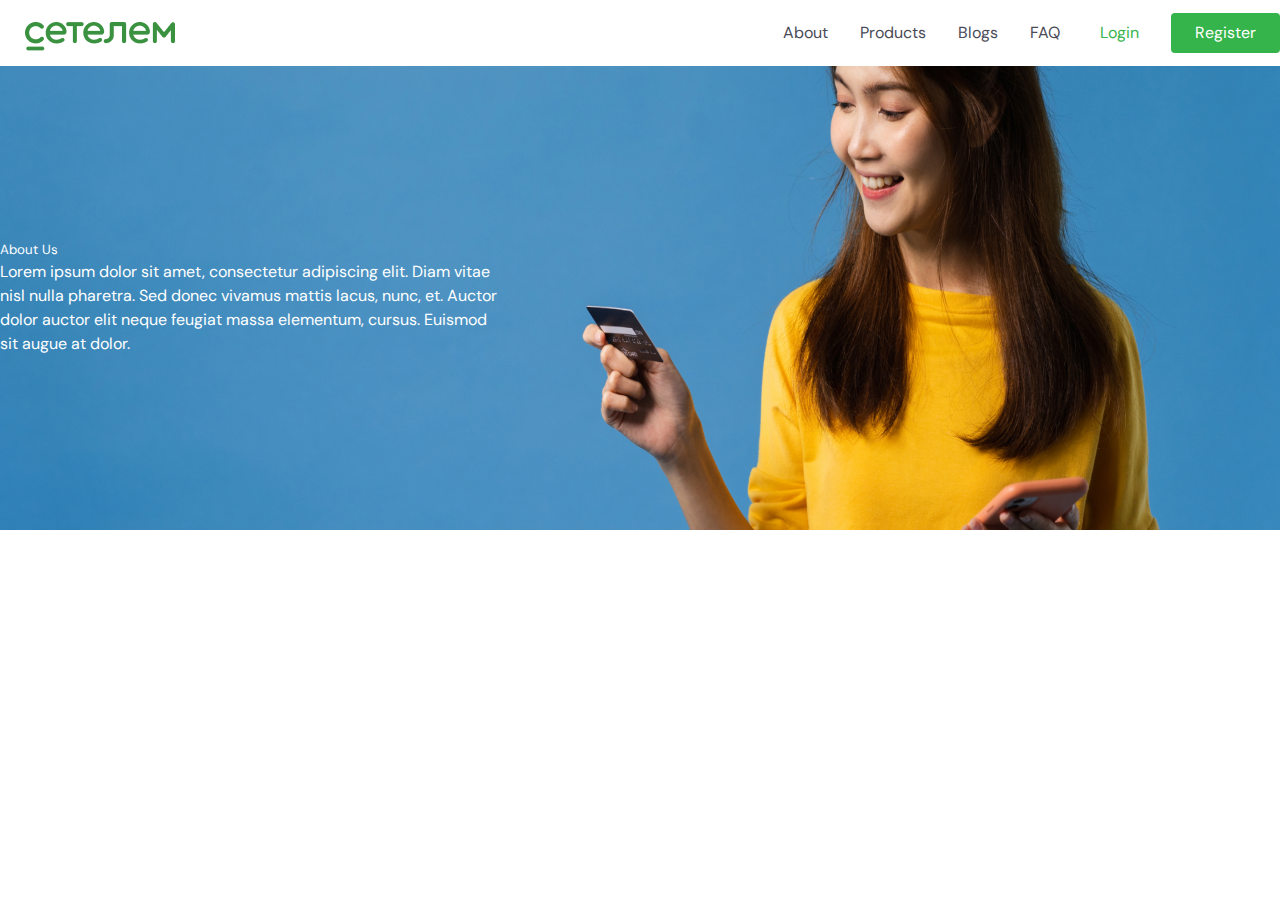
<file: index.html>
<!DOCTYPE html>
<html lang="en">
<head>
    <meta charset="UTF-8">
    <meta name="viewport" content="width=device-width, initial-scale=1.0">
    <title>Corporate Website</title>
    <link
      href="https://fonts.googleapis.com/css2?family=DM+Sans:opsz,wght@9..40,400;9..40,500;9..40,600;9..40,700&display=swap"
      rel="stylesheet"
    />
    <link rel="stylesheet" href="./css/index.css">
</head>
<body>
    <header class="header">
        <div class="container header-container">
            <img src="./assets/image/logo.png" alt="logo">
            <nav class="navbar">
                <ul class="list">
                    <li>   
                        <a href="#">About</a>
                    </li>
                    <li>
                        <a href="#">Products</a>
                    </li>
                    <li>
                        <a href="#">Blogs</a>
                    </li>
                    <li>
                        <a href="#">FAQ</a>
                    </li>
                </ul>
                <div class="navbar-btn">
                    <button class="btn btn-ghost">Login</button>
                    <button class="btn btn-primary">Register</button>
                </div>
            </nav>
        </div>
    </header>
    <main>
        <section class="hero-section">
            <div class="container hero-container">
                <div class="hero-content">
                <h5>About Us</h5>
                <p>Lorem ipsum dolor sit amet, consectetur adipiscing elit. Diam vitae nisl nulla pharetra. Sed donec vivamus mattis lacus, nunc, et. Auctor dolor auctor elit neque feugiat massa elementum, cursus. Euismod sit augue at dolor.
                </p>
            </div>
        </div>
            <img src="./assets/image/hero.jpg" alt="hero" class="hero-img">
        </section>
    </main>


    <!-- <script src="./js/index.js"></script> -->
    <script src="./js/exercise2.js"></script>
</body>
</html>
</file>
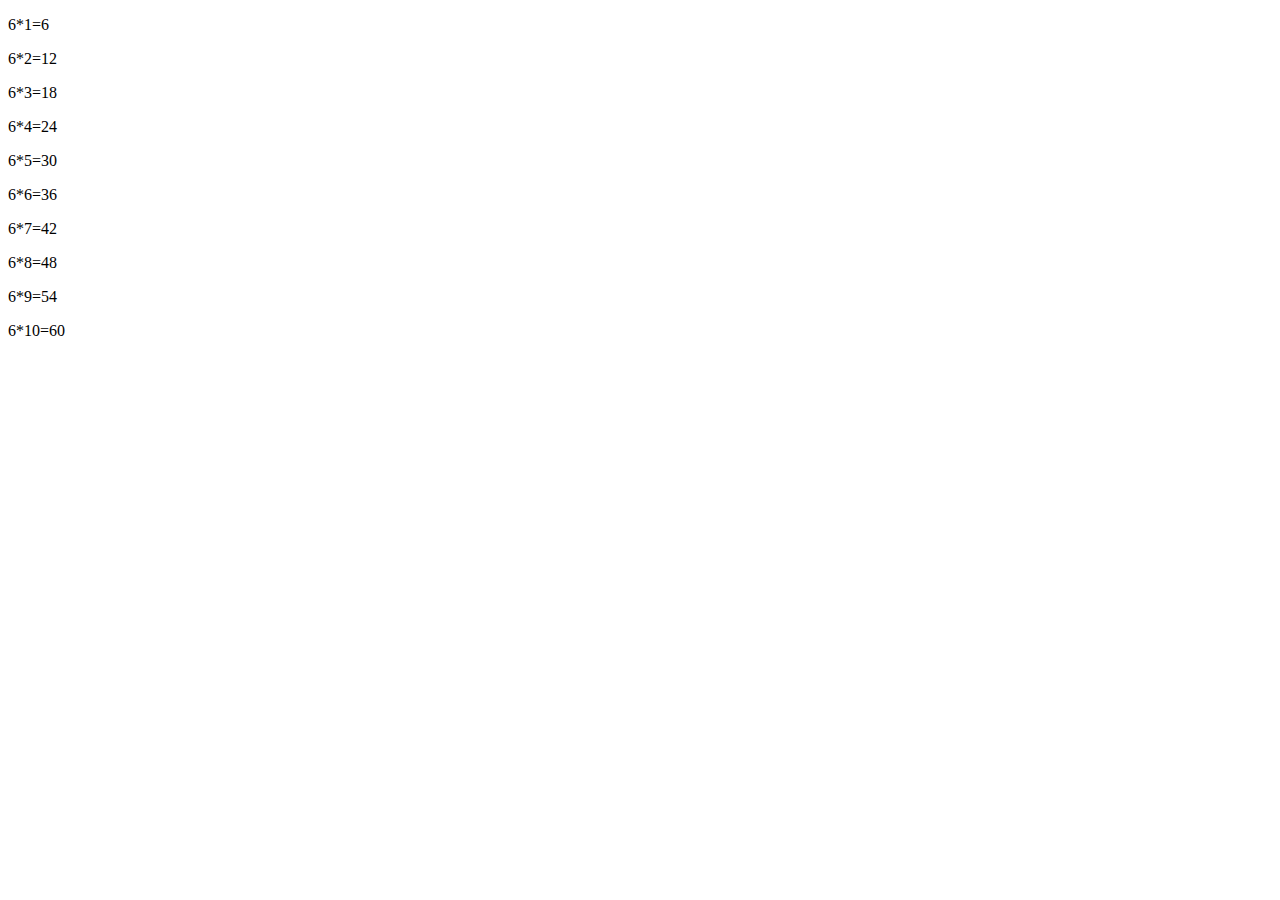
<file: document.html>
<!DOCTYPE html>
<html lang="en">
<head>
    <meta charset="UTF-8">
    <meta name="viewport" content="width=device-width, initial-scale=1.0">
    <title>Document</title>
</head>
<body>
    <div id="root"></div>
    <script src="./js/loops.js"></script>
</body>
</html>
</file>
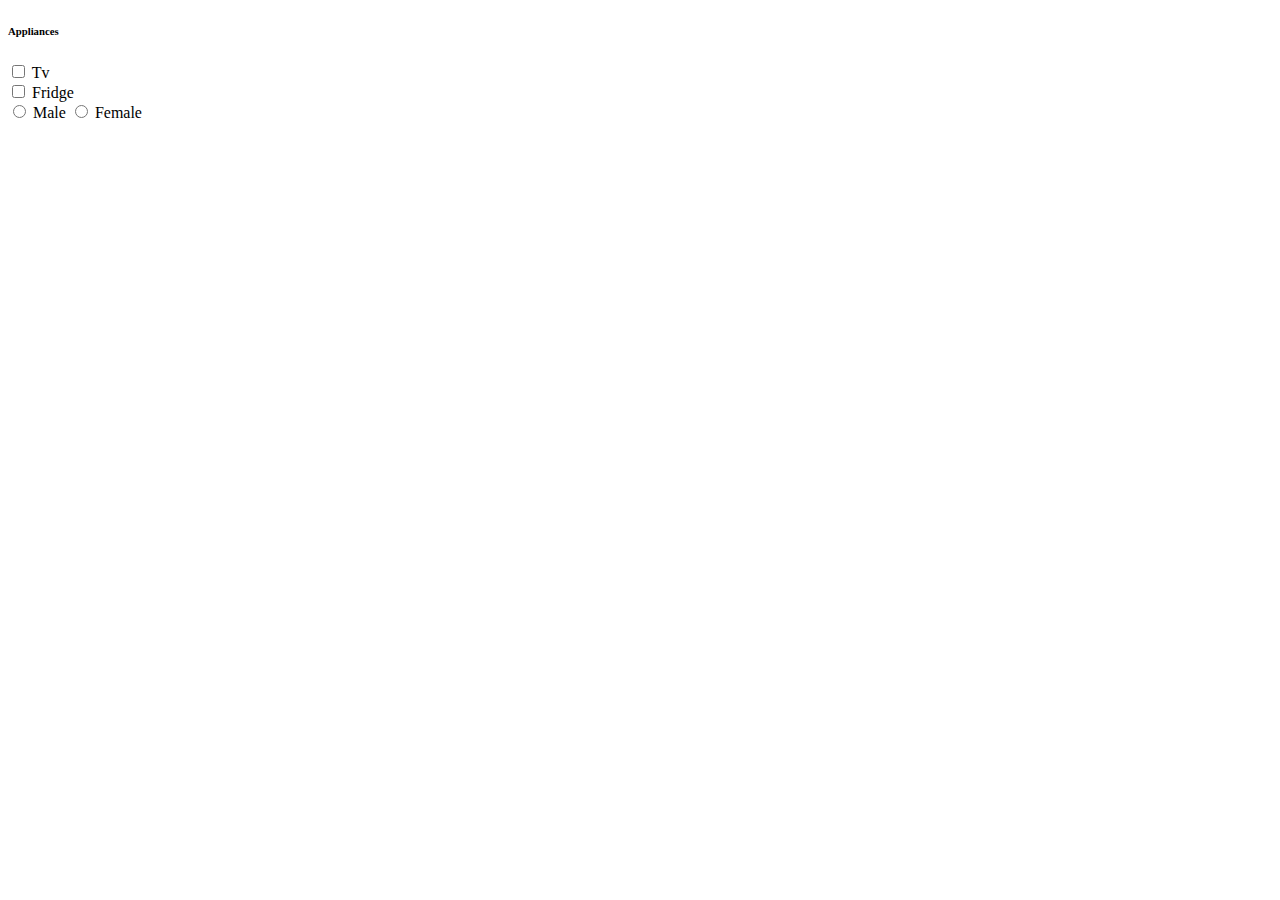
<file: form.html>
<!DOCTYPE html>
<html lang="en">
<head>
    <meta charset="UTF-8">
    <meta name="viewport" content="width=device-width, initial-scale=1.0">
    <title>Document</title>
</head>
<body>
    <form action="">
        <h6>Appliances</h6>
        <div>
            <input type="checkbox" name = "appliances" id="tv" value="tv">
            <label for="tv">Tv</label>
        </div>
        <div>
            <input type="checkbox" name = "appliances" id="fridge" value="fridge">
            <label for="tv">Fridge</label>
        </div>
        <div>
            <input type="radio" name="gender" id="male" value="male">
            <label for="male">Male</label>
            <input type="radio" name="gender" id="female" value="female">
            <label for="female">Female</label>
            
        </div>



    </form>
    <script>
        let appliances = document.getElementsByName('appliances')
        console.log('appliances')
        let gender = document.getElementsByName('gender')
        console.log('gender')
    </script>
</body>
</html>
</file>
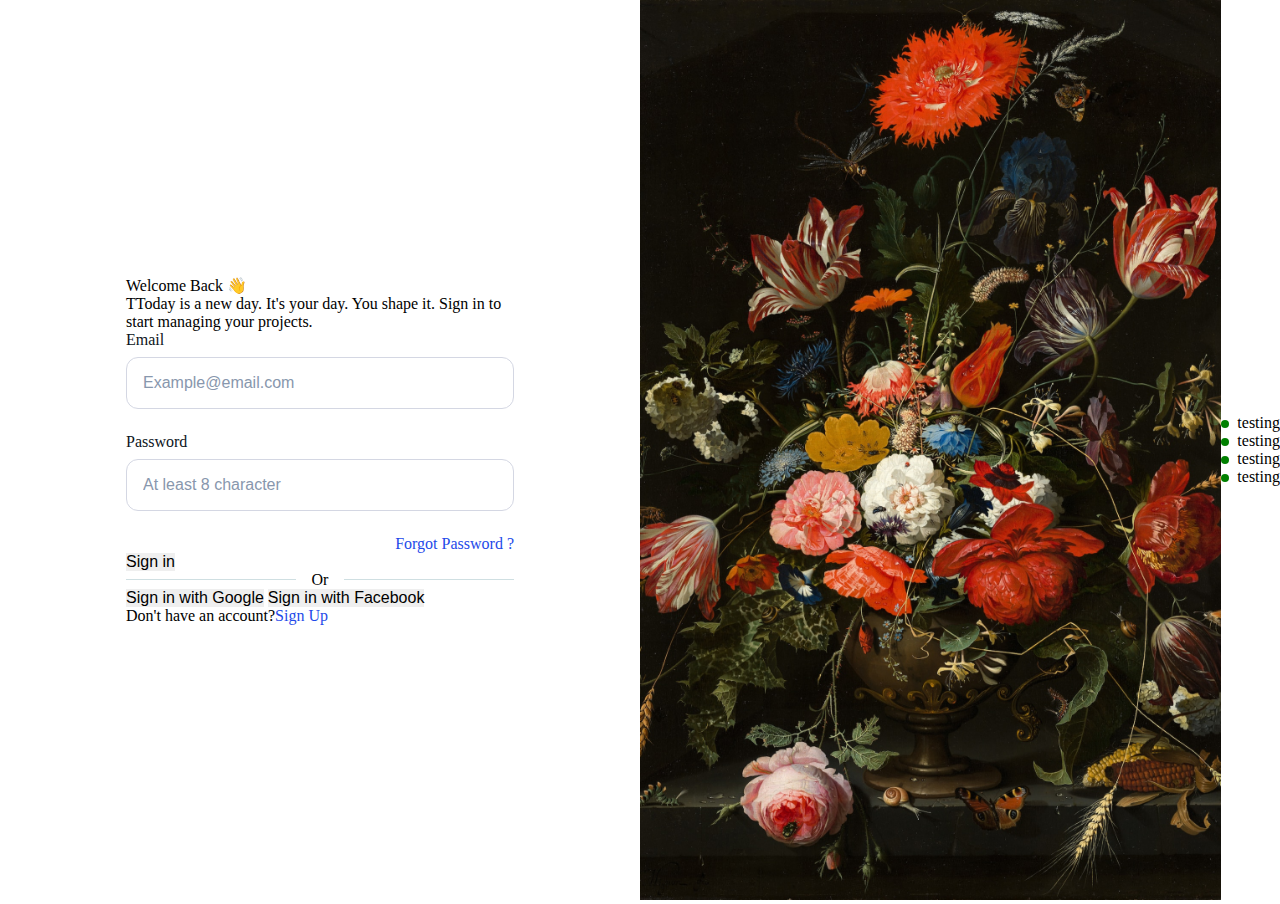
<file: login.html>
<!DOCTYPE html>
<html lang="en">
<head>
    <meta charset="UTF-8">
    <meta name="viewport" content="width=device-width, initial-scale=1.0">
    <title>Login</title>
    <link rel="stylesheet" href="./css/login.css">
</head>
<body>
    <div class="login-wrapper">
        <div class="login-form">
        <div class="form">
            <h1>Welcome Back  👋</h1>
            <p>TToday is a new day. It's your day. You shape it. 
                Sign in to start managing your projects.</p>
            <form action="#">
                <div class="input-group">
                    <label for="email" >Email</label>
                    <input class="input" type="text" id="email" placeholder="Example@email.com">
                </div>
                <div class="input-group">
                    <label for="password">Password</label>
                    <input class = "input" type="password" id="password" placeholder="At least 8 character" min="8">
                </div>
                <a href="#" class="link link-forget">Forgot Password ?</a>
                <button>Sign in</button>
            </form> 
            <div class="divider">Or</div>
            <button>Sign in with Google</button>
            <button>Sign in with Facebook</button>
            <p>Don't have an account?<a href="#" class="link">Sign Up</a></p>
        </div>
        </div>
        <div class="login-img">
            <img src="./assets/image/Art.png" alt="Art">
        </div>
        <ul class="list">
            <li>testing</li>
            <li>testing</li>
            <li>testing</li>
            <li>testing</li>
        </ul>
    </div>

    <script src="./js/loops.js"></script>
</body>
</html>
</file>
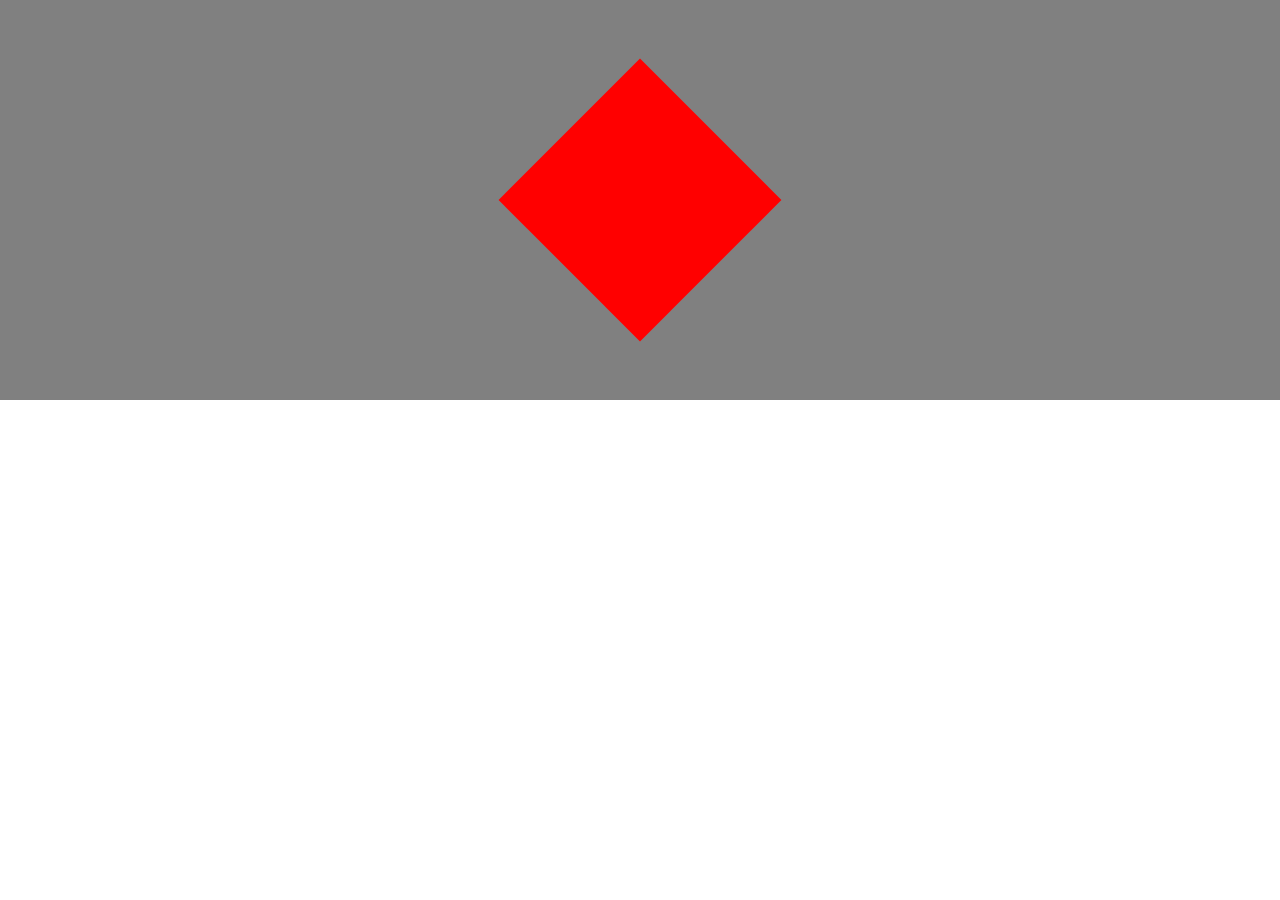
<file: position.html>
<!DOCTYPE html>
<html lang="en">
<head>
    <meta charset="UTF-8">
    <meta name="viewport" content="width=device-width, initial-scale=1.0">
    <title>Document</title>

    <style>
        *{
            margin: 0px;
            padding: 0px;
        }
        .circle{
            width: 3rem;
            height: 3rem;
            border-radius: 50%;
            background-color: red;
            position:fixed;
            bottom: 1rem;
            right: 1rem;
            left: 1rem;
            top: 1rem;
        }

        .sticky{
            position: sticky;
            top: 1rem;
            background-color: red;
        }

        .parent{
            width: 100%;
            height: 400px;
            background-color: gray;
            position: relative;
        }

        .child
        {
            width: 200px;
            height: 200px;
            background-color: red;
            position: absolute;
            top: 50%;
            left: 50%;
            transform: translateX(-50%) translateY(-50%) rotate(45deg);
        }
    </style>
</head>
<body>
 
    <!-- <div class="circle"></div>
    <div style="margin-top: 4rem;" class="sticky">Hello World</div> -->
    <!-- <h1> ipsum dolor, sit amet consectetur adipisicing elit. Fugit dolore impedit sint natus quidem reprehenderit atque suscipit incidunt velit in a voluptate beatae aut quae officia animi illo quas reiciendis dolorem, placeat corrupti possimus. Ipsum vitae facere, necessitatibus eligendi atque minus eveniet voluptatibus quo adipisci soluta, cupiditate vero eos, temporibus quae! Ipsam veritatis, accusantium, officiis velit sit delectus commodi qui amet ducimus odio corporis suscipit inventore porro labore vitae sunt, animi cupiditate reprehenderit omnis? Soluta fuga assumenda quisquam tenetur, explicabo dolorum aperiam aut nisi magni ex sunt quidem eaque, officiis voluptatem delectus deserunt architecto, sit ullam quod consequuntur commodi reprehenderit molestias. Nemo modi fugiat enim beatae libero sed unde excepturi odio maiores tempore illo molestias saepe perferendis deleniti eos nam cupiditate, voluptas placeat blanditiis distinctio. Obcaecati cum unde repellat delectus excepturi, laborum distinctio, debitis perferendis neque ipsa recusandae earum ut accusantium? Quod, minima? Eaque neque quam, totam, vitae tempora dolorum dolor quisquam illum laborum molestiae commodi molestias minus dolores excepturi est sequi autem cum alias mollitia a voluptatum veniam! Alias et hic laboriosam vero laborum dolorum, earum tempora voluptates, provident incidunt iste odio aut dignissimos sit vel tempore optio eveniet ab culpa, similique accusantium aliquam. Mollitia quibusdam dolorum adipisci eius ad? Harum officia pariatur enim modi nulla sunt dolore voluptas esse voluptatibus, quis, eos unde vel deserunt cupiditate perferendis earum ut! Assumenda eius ipsam, quisquam vel labore similique perspiciatis voluptatem enim voluptates dolor eveniet accusantium est dolores esse qui non necessitatibus maxime facilis, deleniti sed blanditiis omnis totam. Repellat pariatur hic optio incidunt. Earum illum, modi reprehenderit voluptatem blanditiis ipsum. Ullam cumque tempore dicta ut soluta quidem provident veniam facere, eius expedita. Perspiciatis soluta nemo ducimus fuga delectus error vero adipisci ipsum quis, maiores veritatis quasi, doloremque eos consequuntur, porro qui sint modi facilis amet mollitia exercitationem? Enim autem, dolor tempora ipsam praesentium voluptates accusamus esse ipsa aperiam suscipit nesciunt iste numquam obcaecati natus aliquid eaque quod minima voluptatibus vel commodi. Explicabo et necessitatibus iure molestias, aliquid amet accusantium dolorem veniam ab vel repudiandae recusandae beatae dolor animi qui, totam odit a odio cupiditate adipisci error dolores, rem maiores doloremque. Voluptates iste voluptatem culpa velit laudantium molestias amet quis dicta illum expedita! Quam unde expedita excepturi ut dolorem voluptas ducimus esse velit libero. Reprehenderit excepturi ea facilis nesciunt tempora sequi accusamus tenetur nam obcaecati, inventore soluta aut deserunt maxime assumenda aspernatur, ad, consequatur rem sunt dignissimos dolorum eveniet ab totam!</h1> -->

<div class="parent">
    <div class="child">


    </div>
</div>


</body>
</html>
</file>
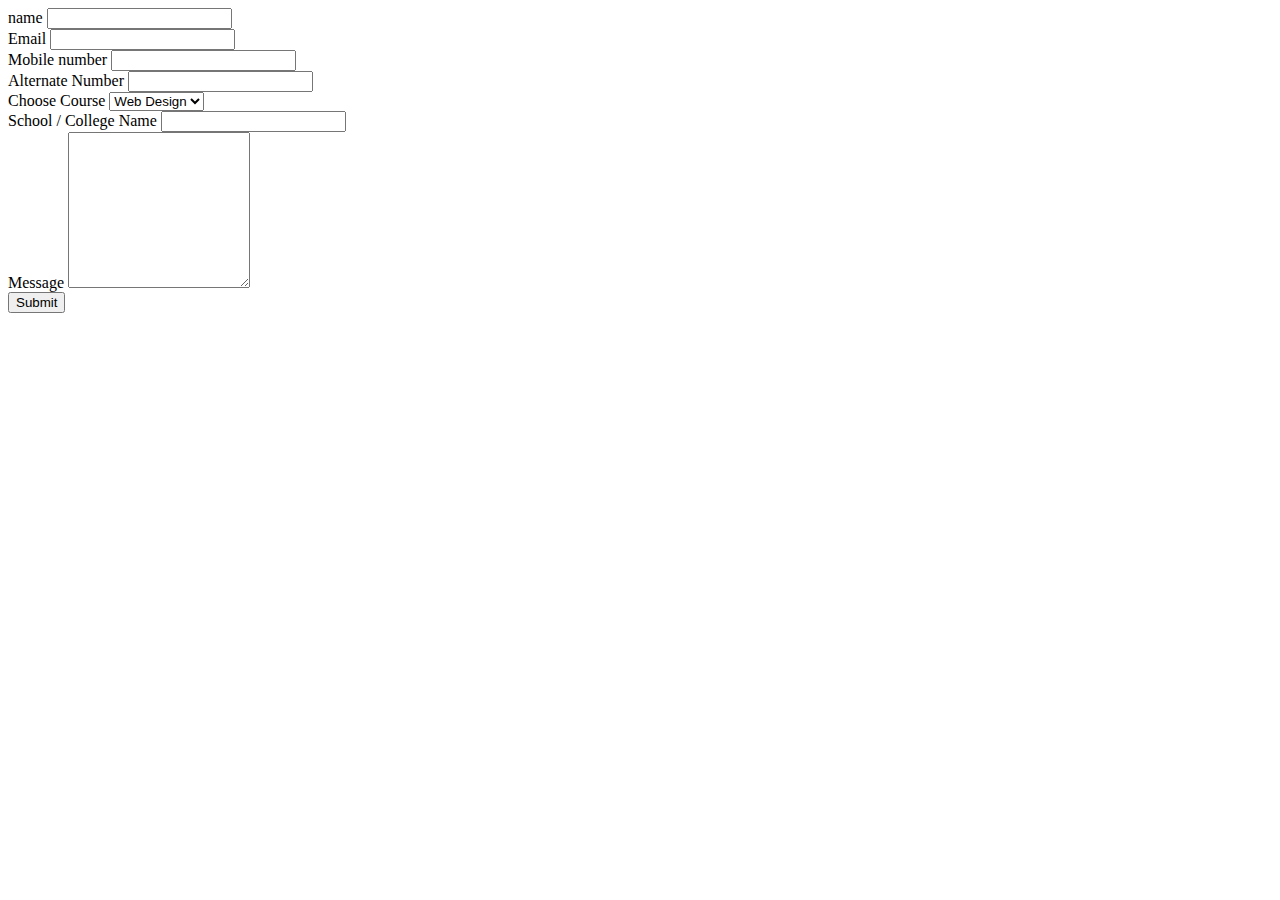
<file: register.html>
<!DOCTYPE html>
<html lang="en">
<head>
    <meta charset="UTF-8">
    <meta name="viewport" content="width=device-width, initial-scale=1.0">
    <title>Document</title>
    <style>
        .box
        {
            border-radius: 0.75rem;
            max-width: 400px;
            margin: 0 auto;
            box-shadow: 12px 4px 12px rgba(255, 255, 255, .4);
            padding: 2rem;
        }
    </style>
</head>
<body>
<div>
    <form action="">
        <div>
            <label for="name">name</label>
            <input type="text" id="name">
        </div>
        <div>
            <label for="email">Email</label>
            <input type="email" id="email">
        </div>
        <div>
            <label for="number">Mobile number</label>
            <input type="number" id="number">
        </div>
        <div>
            <label for="alternatenumber">Alternate Number</label>
            <input type="number" id="alternatenumber">
        </div>
        <div>
            <label for="course">Choose Course</label>
            <select name="course" id="course">
            <option value="webdesign">Web Design</option>
            <option value="uiux">UI/UX</option>
            </select>
        </div>
        <div>
            <label for="school">School / College Name</label>
            <input type="text" id="school">
        </div>
        <div>
            <label for="message">Message</label>
            <textarea name="message" id="message" rows="10"></textarea>
        </div>
        <button type="submit">Submit</button>
    </form>
</div>
</body>
</html>
</file>
<file: css/index.css>
*{
    margin: 0;
    padding: 0;
    font-family: "DM Sans", sans-serif;
    line-height: 1.5;
    font-weight: 400;
    color: #5A5B6A;
}
p{
    margin: 0;
    padding: 0;
}
ul{
    list-style-type: none;
    margin: 0;
    padding: 0;
}
a{
    text-decoration: none;
}
button{
    margin: 0;
    padding: 0;
    outline: none;
    border: none;
    background-color: transparent;
}
button:focus{
    outline: none;
}
.header{
    background-color: white;
    position: sticky;
    top: 0;
    padding: 0.5rem 0;

}
.header-container{
    display: flex;
    justify-content: space-between;
    align-items: center;
}
.container{
    max-width: 1320px;
    margin: 0 auto;
}
.navbar{
    display: flex;
    align-items: center;
    gap: 1rem;
}
.navbar ul{
    display: flex;
}
.navbar ul li a{
    color: #4A4B57;
    font-size: 1rem;
}
.navbar ul li a:hover{
    color: #35B44B;
}
.navbar ul li:not(:first-child){
    margin-left: 2rem;
}
.navbar-btn{
    display: flex;
    gap: 0.5rem;

}
.btn{
    padding: 0.5rem 1.5rem;
    font-size: 1rem;
}
.btn-primary{
    background-color: #35B44B;
    border-radius: 0.25rem;
    color: white;

}

.btn-ghost{
    color: #35B44B;
}
.hero-section{
    position: relative;

}
.hero-container{
    position: relative;
    z-index: 1;
    /* padding-top: 10.875rem;
    padding-bottom: 10.875rem;
    /* max-width: 31.25rem;
    margin: auto; */

}
.hero-content{
    padding: 10.875rem 0;
    max-width: 31.25rem;
    color: white;
}
h5{
    color: white;
}
p{
    color: white;
}
.hero-img{
    position: absolute;
    top: 0;
    right: 0;
    bottom: 0;
    left: 0;
    width: 100%;
    height: 100%;
    object-position: top;
}
</file>
<file: css/login.css>
*{
    margin: 0;
    padding: 0;
    font-size: 1rem;
    font-weight: 400;
    box-sizing: border-box;
}
input{
    border: none;
    outline: none;
}
input:focus{
    outline: none;
    border: 1px solid #162d31;
}
button{
    border: none;
    outline: none;
}
button:focus{
    outline: none;
}   
a{
    text-decoration: none;
}
a:hover{
    text-decoration: none;
}
.input-group{
    margin-bottom: 1.5rem;

}
.input-group label{
    font-size: 1rem;
    color: #0c1421;
    display: block;
    margin-bottom: .5rem;

}
.input{
    border: 1px solid #d4d7e3;
    border-radius: 0.75rem;
    padding: 1rem;
    display: block; 
    width: 100%;
    font-size: 1rem;
    color: #3d3d3d;

}
.input::placeholder{
    color: #8897ad;
}
.login-wrapper{
    display: flex;
    align-items: center;
    height: 100vh;

}
.login-form{
    width: 50%;
    flex-shrink: 0;
    height: 100%;
    display: flex;
    justify-content: center;
    flex-direction: column;

}
.form{
    max-width: 388px;
    margin: 0 auto;
}
.login-img{
    width: 100%;
    height: 100%;

}
.login-img img{
    width: 100%;
    height: 100%;
    object-fit: cover;
}
.divider{
    display: flex;
    align-items: center;
    gap: 1rem;
}
.divider:before, .divider:after{
    content: " ";
    height: 1px;
    width: 100%;
    background-color: #CFDFE2;
}
.link{
    font-size: 1rem;
    font-weight: 400;
    color: #1E4AE9;
}
.link-forget{
    display: block;
    text-align: right;
}
/* .btn login{

} */
.list li{
    display: flex;
    align-items: flex-start;
    gap: 0.5rem;
}
.list li:before{
    content: " ";
    height: .5rem;
    width: .5rem;
    border-radius: 50%;
    background-color: green;
    margin-top: 0.4rem;
}
</file>
